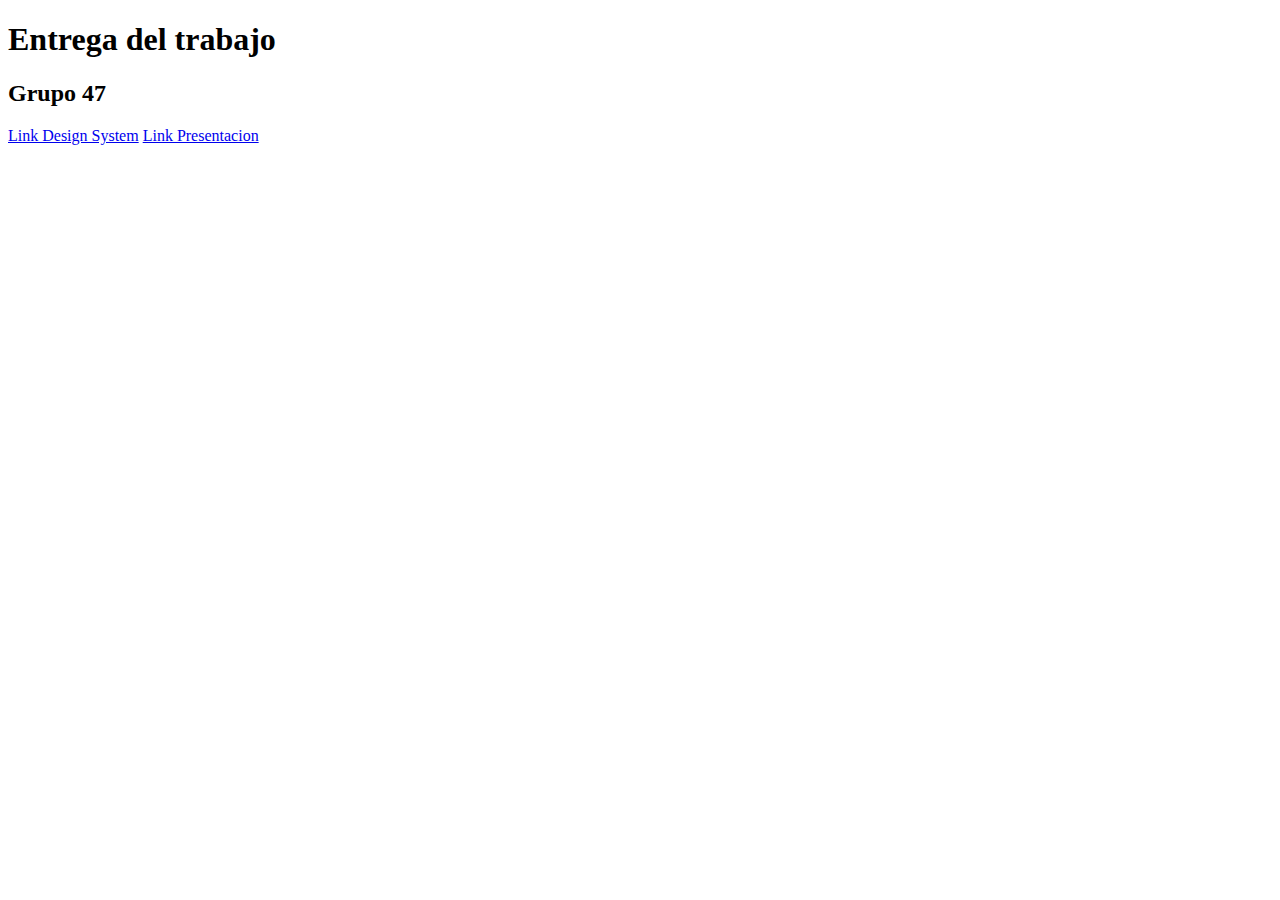
<file: TP1/EntregaFinal/index.html>
<!DOCTYPE html>
<html lang="en">
<head>
    <meta charset="UTF-8">
    <meta name="viewport" content="width=device-width, initial-scale=1.0">
    <meta http-equiv="X-UA-Compatible" content="ie=edge">
    <title>Entrega Visualizacion</title>
</head>
<body>
    <h1>Entrega del trabajo</h1>
    <h2>Grupo 47</h2>
    <a href="https://www.figma.com/design/eMYO5x8mXdGHCuNPpk3hkG/Proyecto-de-interfaces?node-id=0-1&t=ZpJ9VhxVtX9ZIkSo-1">Link Design System</a>
    <a href="https://www.figma.com/proto/eMYO5x8mXdGHCuNPpk3hkG/Proyecto-de-interfaces?node-id=564-2813&node-type=frame&t=pkJIw5oKikqyAaEu-0&scaling=min-zoom&content-scaling=fixed&page-id=9%3A2">Link Presentacion</a>
</body>
</html>
</file>
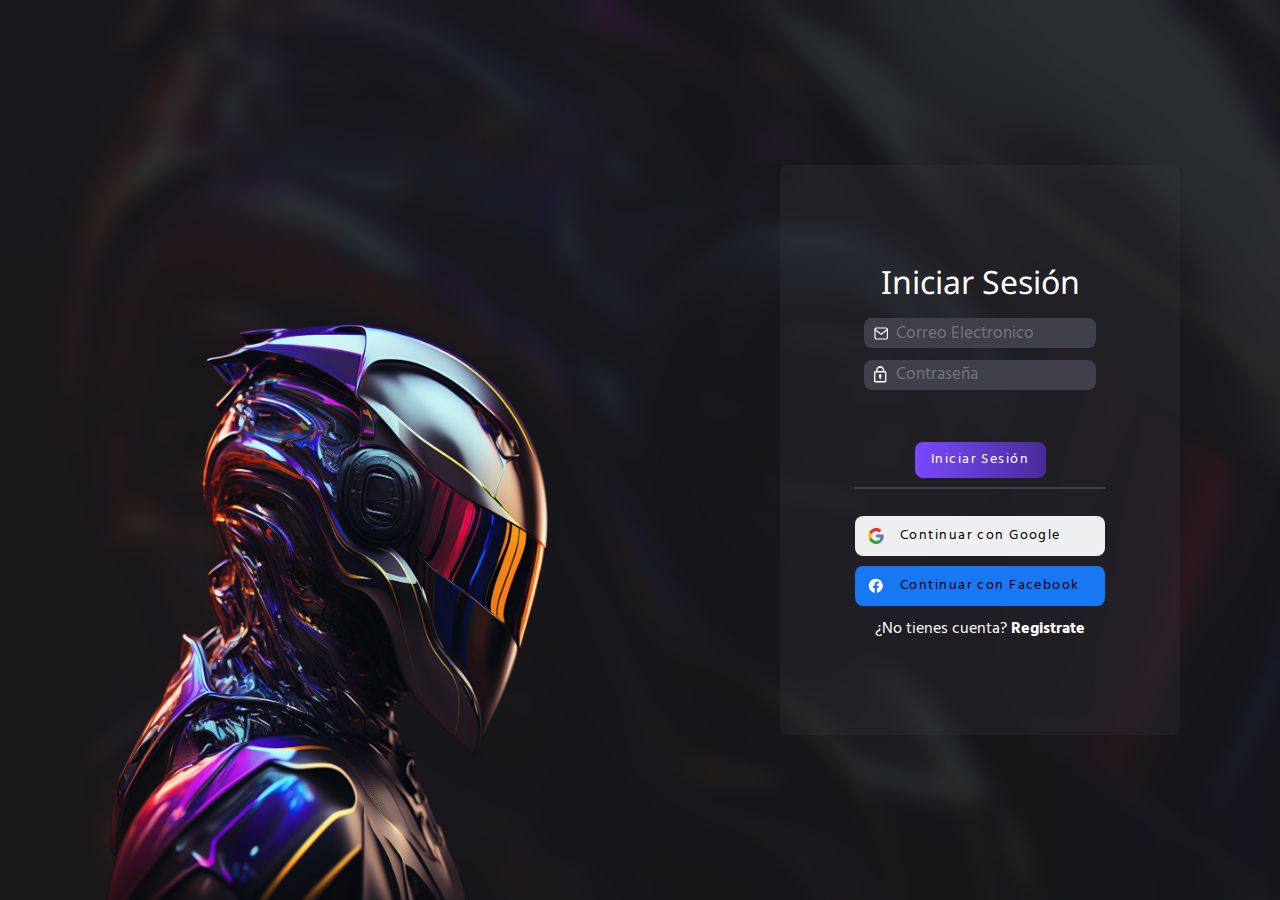
<file: TP2/EntregaFinal/login.html>
<!DOCTYPE html>
<html lang="en">
<head>
    <meta charset="UTF-8">
    <meta name="viewport" content="width=device-width, initial-scale=1.0">
    <title>Log in</title>
    <link rel="stylesheet" href="./css/style.css">

</head>
<body>
    <div class="login-container">
            <div class="img-div">
                <img class="login-img" src="./Images/hightech1080.png" alt="robot futuristico">
            </div>
            
            <div class="form-div">
                <form action="" class="form-login">
                    <h2>Iniciar Sesión</h2>
                    <input class="input-email" type="email" placeholder="Correo Electronico">
                    <input class="input-pass" type="password" placeholder="Contraseña">
                    <div class="container-login-button">
                        <button class="login-button" data-url="index.html">
                            <span>Iniciar Sesión</span>
                        </button>
                    </div>                    
                    <hr>
                    <button class="google-btn external-btn" type="submit" data-url="index.html"><img src="./Iconos/devicon_google.svg" alt="">Continuar con Google</button>
                    <button class="facebook-btn external-btn" type="submit" data-url="index.html"><img src="./Iconos/facebookChiquito.svg" alt="">Continuar con Facebook</button>
                    <p>¿No tienes cuenta? <a href="register.html">Registrate</a></p>
                </form>
            </div>
            <script src="js/login.js"></script>
    </div>
</body>
</html>
</file>
<file: TP2/EntregaFinal/css/style.css>
@import url('https://fonts.googleapis.com/css2?family=Hind:wght@400&display=swap');/*hind font*/
@import url('https://fonts.googleapis.com/css2?family=Noto+Sans:wght@400;700&display=swap');

:root{
    /*Colors*/
    --primary:#7949FF;
    --primary-dark:#591EFF;
    --primary-light:#9670FF;
    --primary-gradient-1:linear-gradient(90deg, rgba(121,73,255,1) 0%, rgba(72,44,153,1) 100%);
    --primary-gradient-2:linear-gradient(90deg,  rgba(72,44,153,1)0%, rgba(121,73,255,1) 100%);

    

    --secondary:#222328;
    --secondary-dark:#15161D;
    --secondary-light:#3F404A;
    --transparent-dark-50:rgba(34,35,40,0.5);
    --transparent-dark-90:rgba(23,23,27,0.9);
    --transparent-dark-20:rgba(63,64,74,0.2);


    --white:#FFFFFF;
    --grey:rgba(217,217,217,1);
    --transparent-white:rgba(217,217,217,0.5);
    --accent:#2ECC71;
    --error:#D01616;
    --text-color: hsla(210, 50%, 85%, 1);

    /*Fonts*/
    --title:'Noto Sans',sans-serif;
    --body:'Hind',sans-serif;
    --button:'Hind',sans-serif;
    --little-letter-spacing:0.09rem;



    --large:2rem;
    --medium:1.5rem;
    --normal:1.0625rem;
    --small:.875rem;
    --very-small:.625rem;

    --font-weight-medium:500;
    --font-weight-semibold:600;
    --font-weight-bold:700;
    --size:0;
    --x:0;
    --y:0;
}
*{
    margin: 0;
    padding: 0;
}
body{
    background-color: var(--secondary);
}
/*Scroll Bar*/
::-webkit-scrollbar{
    width: 8px;
}
::-webkit-scrollbar-thumb{
    background-color: rgba(255, 255, 255, 0.2);
    border-radius: 10px;
    transition: background-color 0.3s ease;
}
::-webkit-scrollbar-thumb:hover{
    background-color: rgba(255, 255, 255, 0.4);
}

::-webkit-scrollbar-track{
    background-color: transparent;
}
/*login and register*/
.login-container{
    display: flex;
    min-height: 100vh;
    max-height: 100vh;
    background-image: url(../Images/backblurredback1080.png);
    justify-content: space-around;
    background-size: cover
}
.login-img{
    width: 40rem;
}
.img-div{
    display: flex;
    align-items: flex-end;
}
.form-div{
    display: flex;
    align-items: center;
}

.form-login{
    width: 25rem;
    background-color: var(--transparent-dark-20);
    display: flex;
    flex-direction: column;
    align-items: center;
    justify-content: center;
    border-radius: .5rem;
    padding: 5rem 0 5rem 0;
    
}
.inputs{
    display: flex;
    flex-direction: column;
    align-items: flex-start;
}
.inputs label{
    margin-left: .3125rem;
    margin-bottom: -0.125rem;
}
.input-email {
    padding-left: 30px;
    background: url(../Iconos/mailChiquito.svg) no-repeat ;
}
.input-pass{
    background: url(../Iconos/candadoChiquito.svg) no-repeat center;
}
.form-login label{
    font-family: var(--body);
    color: var(--transparent-white);
    display: block;
}
.form-login input{
    color: var(--white);
    font-size: var(--normal);
    font-family: var(--body);
    background-position: 10px;
    width: 15.625rem;
    height: 2.5rem;
    background-color: var(--secondary-light);
    border-radius: .5rem;
    padding-left: 2rem;
    border-style: none;
    margin-bottom: 1rem ;
  
}

input[type="date"]::-webkit-calendar-picker-indicator {
    cursor: pointer;
    opacity: 0;
    padding-left: .625rem;
}
.date-container{
    position: relative;
}
.date-container img{
   position: absolute;
   right: .625rem;
   top: .625rem;
   cursor: pointer;
}
.date-container img:hover{
    pointer-events: visible;
    cursor: pointer;
}

.captcha{
    position: relative;
    font-family: var(--body);
    display: flex;
    justify-content: center;
    align-items: center;
    background-color: var(--secondary-dark);
    width: 15.625rem;
    height: 3.75rem;
    color: var(--white);
    border-radius: .5rem; 
    border:solid var(--white) 2px;
    margin-top:.625rem;
    
}   
.captcha label{
    color: var(--white);
}

.captcha input{
    width: 25px;
    margin: 0;
}
.logo-captcha{
    display: flex;
    flex-direction: column;
}
.logo-captcha img{
    width: 38px;
}
.input-captcha{
    align-items: center;
    display: flex;
    margin-right: 22px;
}
.captcha span{
    margin-right: 22px;
    margin-left: 12px;
}

.checkbox-container {
    display: flex;
    align-items: center;
}

.checkbox {
    width: 25px;
    height: 25px;
}
.tick-icon {
    display: none;
    width: 45px;
    height: 45px;
    background-image: url('./Iconos/check.svg');
    background-size: contain;
    background-repeat: no-repeat;
    position: absolute;
    top: 10%;
    right: 78%;
}

.checkbox:checked {
    opacity: 0;
}

.checkbox:checked + .checkbox-label .tick-icon {
    display: block; /* Muestra el icono cuando está seleccionado */
}
.form-register input{
    padding-left: 1rem;
}
.form-register{
    padding: 2rem 0;
}
.form-login h2{
    font-family: var(--title);
    font-weight: var(--normal);
    font-size: var(--large);
    color: var(--white);
    padding: 0 0 1.8125rem 0;
}
.login-button{
    background: var(--primary-gradient-1);
    width: 8.1875rem;
    height: 2.25rem;
    position: absolute;
}

.container-login-button{
    position: relative;
    width: 8.1875rem;
    height: 2.25rem;
    margin: 1.5625rem 0 1.5625rem 0;
}

@keyframes moveAway{
    0%{
        transform: translateY(0);
        opacity: 1;
    }
    100%{
        transform: translateY(100%);
        opacity: 0;
    }
}
@keyframes slideIn{
    0%{
        transform: translateY(-100%);
        opacity: 0;
    }
    100%{
        transform: translateY(0);
        opacity: 1;
    }
}
.success-hidden{
    display:none;
}

#successMessage{
    z-index: 10;
    text-align: center;
    color: var(--white);
    font-size: var(--large);
}
.success-visible{
    font-family: var(--title);
    display: block;
    animation: slideIn 1s ease forwards;
}
.success-visible h2{
    color: var(--accent);
}
.fade-out{
    animation: moveAway 1s ease forwards;
}
/*check animation*/
.success-animation { 
    margin-top: 2rem;
}

.checkmark {
    width: 100px;
    height: 100px;
    border-radius: 50%;
    display: block;
    stroke-width: 2;
    stroke: var(--accent);
    stroke-miterlimit: 10;
    box-shadow: inset 0px 0px 0px var(--accent);
    animation: fill .4s ease-in-out .4s forwards, scale .3s ease-in-out .9s both;
    position:relative;
    top: 5px;
    right: 5px;
   margin: 0 auto;
}
.checkmark__circle {
    stroke-dasharray: 166;
    stroke-dashoffset: 166;
    stroke-width: 2;
    stroke-miterlimit: 10;
    stroke: var(--accent);
    fill: var(--secondary);
    animation: stroke 0.6s cubic-bezier(0.65, 0, 0.45, 1) forwards;
 
}

.checkmark__check {
    transform-origin: 50% 50%;
    stroke-dasharray: 48;
    stroke-dashoffset: 48;
    animation: stroke 0.3s cubic-bezier(0.65, 0, 0.45, 1) 0.8s forwards;
}

@keyframes stroke {
    100% {
        stroke-dashoffset: 0;
    }
}

@keyframes scale {
    0%, 100% {
        transform: none;
    }

    50% {
        transform: scale3d(1.1, 1.1, 1);
    }
}

@keyframes fill {
    100% {
        box-shadow: inset 0px 0px 0px 30px #4bb71b;
    }
}
/*animacion de boton*/

.login-button:hover {
    transform: translateY(-3px);
}

.login-button:active {
    transform: translateY(-1px);
}

.login-button::after {
    content: "";
    display: inline-block;
    height: 100%;
    width: 100%;
    border-radius: 10px;
    position: absolute;
    top: 0;
    left: 0;
    z-index: -1;
    transition: all 1s;
    background-color: var(--primary);
}

.login-button:hover::after {
    transform: scaleX(1.4) scaleY(1.6);
    opacity: 0;
}

.login-button-animated {
    -webkit-animation: moveInBottom ease-out;
    animation: moveInBottom ease-out;
}

@keyframes moveInBottom {
    0% {
    opacity: 0;
    transform: translateY(30px);
    }
    100% {
    opacity: 1;
    transform: translateY(0px);
    }
}


.form-login hr{
    border: 1px solid var(--secondary-light);
    width: 15.625rem;
    margin-bottom: 1.6875rem;
}
.form-login p{
    font-family: var(--body);
    margin-bottom: 1.5rem;
    color: var(--white);
}
.login-button,.slider-button,.external-btn,.button-gradient-tracking,.button-cart{
    font-family: var(--button);
    font-size: var(--small);
    border-radius: 8px;
    border-style: none;
    color: var(--white);
    letter-spacing: 0.09rem;
    cursor: pointer;
}

.external-btn img {
    padding: 0 1rem  0 .8125rem;
    height:1rem ;
    width: 1rem;
}
.external-btn{
    margin-bottom: .625rem;
    display: flex;
    align-items: center;
    color: black;
    width: 15.625rem;
    height: 2.5rem;
}
.google-btn:hover{
    background-color: #C8BFBF;
}

.facebook-btn{
    background-color: #1877F2;
}
.facebook-btn:hover{
    background-color: #166AD8;
}
a{
    font-family: var(--body);
    font-style: none;
    text-decoration: none;
    color: var(--white);
    font-weight: var(--font-weight-bold);
}



/*slider*/
.slider-container{
    width: 100%;
    position: relative;
  overflow: hidden;
  padding-top: 4.375rem;

}
.slides{
    display: flex;
    transition: transform 1200ms ease;
    width: 100%;
}

.slide img{
    /*min-width: 99.59vw;
    max-width: 99.59vw;*/
    min-width: calc(100vw - 7.9px);
    max-width: calc(100vw - 7.9px);
    height: auto;
}
.slide{
    position: relative;
    opacity: 1;
   
}

.active{
    opacity: 1;
}

.prev,.next{
    cursor: pointer;
    position: absolute;
    top: 45%;
    width: auto;
    padding:0 16px;
    color: white;
}
.dots{
    position: absolute;
    left: 50%; /* Posiciona el contenedor de los puntos al 50% del ancho del contenedor padre */
    transform: translateX(-50%); /* Ajusta el punto de referencia para centrarlo */
    top:94%
}
.dot{
    display: inline-block;
    height: 10px;
    width: 10px;
    margin: 0 5px;
    border: solid var(--white) 2px;
  
    border-radius: 50%;
    cursor: pointer;
    transition: background-color 0.3s ease;
}
.dot.active{
    background-color: var(--white);
}
#next{
    right: 0;
}
.container-button{
    position: absolute;
    left: 3%;
    top: 84%;
}

/* Boton slider */
.slider-button{
    font-size: 20px;
    color: var(--white);
    font-weight: var(--font-weight-semibold);
    font-family: var(--button);
    width: 250px;
    height: 50px;
    position: relative;
    border: none;
    background: none;
    cursor: pointer;
    background-color: var(--accent);
    box-shadow: 5px 5px 6px 8px rgba(0, 0, 0,0.81);
    z-index: 0;  
    overflow: hidden;   
}
.slider-button:focus {
    outline-color: transparent;
    box-shadow: 5px 5px 6px 8px rgba(0, 0, 0,0.81);
  }
 
  .button-slider-right::after, .slider-button::after {
    content: var(--content);
    display: block;
    position: absolute;
    white-space: nowrap;
    padding: 40px 40px;
    pointer-events:none;
    
  }
  
  .slider-button::after{
    font-weight: 100;
    color: white;
    top: -60%;
    left: 18%;
  } 

  .button-slider-right, .button-slider-left {
    position: absolute;
    width: 100%;
    height: 100%;
    top: 0;
  }
  .button-slider-right {
    left: 66%;
  }
  .button-slider-left {
    right: 66%;
  }
  .button-slider-right::after {
    
    top: -30px;
    left: calc(-66% - 20px);
    width: 15.625rem;
    background-color: #263b2f;
    color:transparent;
    transition: transform .4s ease-out;
    transform: translate(0, -90%)   rotate(0deg)
  }
  
  .slider-button:hover .button-slider-right::after {
    transform: translate(0, -47%) rotate(0deg);
    
  }
  
  .slider-button .button-slider-right:hover::after {
    transform: translate(0, -50%) rotate(-7deg);
    
  }
  
  .slider-button .button-slider-left:hover ~ .button-slider-right::after {
    transform: translate(0, -50%) rotate(7deg);
  }
  
  /* bubbles */
  .slider-button::before {
    content: '';
    pointer-events: none;
    opacity: .6;
    background:
        radial-gradient(circle at 5% 20%,  transparent 0,  transparent 2px, var(--text-color) 9px, var(--text-color) 4px, transparent 4px),
        radial-gradient(circle at 20% 35%,  transparent 0,  transparent 2px, var(--text-color) 12px, var(--text-color) 4px, transparent 4px),
        radial-gradient(circle at 75% 44%, transparent 0,  transparent 2px, var(--text-color) 10px, var(--text-color) 4px, transparent 4px),
        radial-gradient(circle at 46% 52%, transparent 0, transparent 4px, var(--text-color) 5px, var(--text-color) 6px, transparent 6px),
        radial-gradient(circle at 90% 55%, transparent 0, transparent 4px, var(--text-color) 7px, var(--text-color) 6px, transparent 6px);
    width: 100%;
    height: 300%;
    top: 0;
    left: 0;
    position: absolute;
    animation: bubbles 5s linear infinite both;
  }
  
  @keyframes bubbles {
    from {
      transform: translate();
    }
    to {
      transform: translate(0, -66.666%);
    }
  }




/* Botón gradiente tracker */
.button-gradient-tracking {
    width: 8.1875rem;
    height: 2.25rem;
    position: relative;
    overflow: hidden;
    font-size: 1rem;
}
.button-free{
    background: var(--primary);
}
.button-cart{
    background: var(--accent);
}
.button-gradient-tracking.button-cart::before{
    background: radial-gradient(circle closest-side,rgba(255,255,255,0.5), transparent);
}
.button-gradient-tracking.btn-card-interests-add::before{
    background: radial-gradient(circle closest-side,rgba(255,255,255,0.5), transparent);
}

.card-button .button-cart span img{
    width: 25px;
}
.card-button .button-cart span{
    display: flex;
    justify-content: center;
    align-items: center;
}
.button-gradient-tracking span {
    position: relative;
    pointer-events: none;
    font-family: var(--button);
}
.button-text-game{
    display: flex;
    align-items: center;
    gap: .1875rem;
}
.button-gradient-tracking::before {
    content: '';
    position: absolute;
    left: var(--x);
    top: var(--y);
    width: var(--size);
    height: var(--size);
    background: radial-gradient(circle closest-side, var(--primary-dark), transparent);
    transform: translate(-50%, -50%);
    transition: width 0.2s ease, height 0.2s ease;
    pointer-events: none;
}

.button-gradient-tracking:hover::before {
    --size: 120px;
}

/*Cards*/
.relleno{
    height: 200px;
}
.carousel-container{
    padding-left: 7.5%;
    width: 85%;
    display: flex;
    position: relative;
    overflow: hidden;
    padding-top: 6.25rem;
}


.carousel{
    display: flex;
    overflow: hidden;
    overflow-x: scroll;
    margin-right: 15px;
    margin-left: 15px;
    scroll-behavior:smooth;
}
.card{
    min-width: 22%;
    width: 330px;   
    font-family: Arial, sans-serif;
    color: white; 
    margin-right: 15px;
    transition: transform 0.5s ease;
}
.card.addSkew{
    transform: skew(15deg) scale(0.95);
}
.card.addSkewEnd{
    transform: skew(-15deg);
}
.card-content{
    background-color: var(--secondary-dark);
    border-radius:8px;
}

.card-info {
    display: flex;
    justify-content: space-between;
    align-items: center;
    padding: 0 10px;
}
.card-info p{
    padding-top: 6px;
    letter-spacing: 0.5px;
    padding-bottom: 3px;
}
.card-button{
    margin-bottom: 9px;
}
.card img{
    object-fit: cover;
    width: 100%;
    border-radius:8px 8px 0 0;
}

.card-title {
    font-size: 12px;
    color: #c4c4c4;
    font-family: var(--title);
    font-weight: var(--font-weight-semibold);
    margin: 0 0 0 10px;
}


.card-price {
    font-size: var(--large);
    font-family: var(--title);
    font-weight: var(--font-weight-bold);
}

.carousel-container h2{
    position: absolute;
    top: 4rem;
    left: 12.5%;
    color: var(--white);
    font-family: var(--title);
    font-weight: 200;
}
.right-arrow,.left-arrow{
    width: 6.25rem;
    background-color: var(--secondary-dark);
    border-radius: .5rem;
    display: flex;
    align-items: center;
    justify-content: center;
    cursor: pointer;
}
.right-arrow img,.left-arrow img{
    height: 4.375rem;
    
}
.carousel::-webkit-scrollbar {
    display: none;
}
.ver-mas{
    background-color: var(--secondary-dark);
    border-radius: 8px;
    color: white;
}


.container-input-comment{
    width: 60.3125rem;
    display: flex;
    margin-bottom:2.5rem;
}
.container-input{
    width: 55.625rem;
    height: 13.125rem;
    background-color: var(--secondary-light);
    border-radius: .5rem;
    border: .0625rem solid rgba(255, 255, 255, 0.9) ;
    position: relative;
}

.input-comment-box input::placeholder{
    color: var(--transparent-white);
    font-size: 1.0625rem;
    font-family: var(--body) ;
    padding-left: 1%;
}

.input-comment{
    background: none;
    border: none;
    width: 860px;
    height: 3.75rem;
    color: white;
    border-radius: .5rem;
    font-family: var(--body);
    margin-left: 1%;
    
}
.input-comment:focus{
    outline: none;
    font-family: var(--body);
    font-size: 1.0625rem;

}

.container-iconos-button-comment{
    display: flex;
    justify-content: space-between;
    align-items: center;
    position: absolute;
    top:160px;
    width: 100%;
    padding-top: .4375rem;
    border-top: 1px solid rgba(255, 255, 255, 0.9) ;
    
}
.container-iconos-comment{
    display: flex;
    justify-content: space-around;
    width: 24%;
}

.btn-input-comment{
    width: 8.1875rem;
    height: 2.25rem;
    background: none;
    border-radius: .5rem;
    border: .125rem solid rgba(255, 255, 255, 0.9);
    color:rgba(255, 255, 255, 0.9);
    font-size: .875rem;
    font-weight: var(--font-weight-semibold);
    font-family: var(--button);
    cursor: pointer;
    margin-right: 1.25rem;
}


@media (max-width:1280px){
    .card-button {
        width: 90px;
        height: 28px;
        font-size: 12px;
    }
    .card-info p{
        font-size: 24px;
        padding-top: 6px;
        letter-spacing: 0.5px;
        padding-bottom: 3px;
    }
    .card-title{
        font-size: 9px;
    }
    
}

/*Game Page*/
.breadcrumbs{
    padding: .625rem;
    font-family: var(--body);
}
.breadcrumbs-item{
    display:inline-block;
}
.breadcrumbs-item:not(:last-of-type)::after{
    content: '/';
    margin: 0 .3125rem;
    color: var( --transparent-white);
}
.breadcrumbs-link{
    text-decoration: none;
    color: var( --transparent-white);
    font-size: var(--normal);
}
.breadcrumbs-link:hover{
    text-decoration: underline;
}
.breadcrumbs-link-active{
    color: var(--white);
    font-weight: bold;
}
.container-game{
    padding-top: 4.375rem;
    background-color: var(--secondary) ;
    display: flex;
    align-items: center;
    flex-direction: column;

}
.container-game-screen{
    display: flex;
    flex-direction: column;
}

.container-img-game{
    position: relative;
    display: inline-block;
}
.img-game-screen{
    display: block;
}
.overlay{
    position: absolute;
    top: 50%;
    left: 50%;
    transform: translate(-50%, -50%);
    text-align: center;
}
.btn-game{
    cursor: pointer;
    border-radius: 8px;
    width: 12.5625rem;
    height: 3.4375rem;
    border-style: none;
    color: var(--white);
    background: var(--primary-gradient-1);
    font-size: var(--large);
    font-family: var(--button);
}
.title-game{
    color: var(--white);
    font-family: var(--title);
    font-weight: 400;
    font-size: 1.5rem;
    margin-bottom: .3125rem;
}
.game-info{
    background-color: var(--secondary-dark);
    width: 70.5625rem;
    height: 2.8125rem;
    display: flex;
    align-items: center;
    justify-content:space-between;
}
.title-game-info{
    margin: 0;
    text-align: right;
    color: var(--white);
    font-family: var(--title);
    font-size: 1.25rem;
    font-weight: 400;
    margin-left: 1.25rem;
}
.list-game-info{
    list-style-type: none;
    padding: 0;
    margin: 0;
    display: flex; 
    align-items: center;
}
.item-game-info {
    margin-top: .3125rem;
    margin-right: 1.25rem;
    cursor: pointer;
}
.container-description-game{
    background-color: var(--secondary-light);
    width: 70.5rem;
    height: 41.0625rem;
    border-radius: .5rem;
    margin-top: 1.875rem;
    margin-bottom: 1.875rem;
 
}
.title-description-game,.description-game{
    color: var(--white);
}
.title-description-game{
    font-family: var(--title);
    font-size: 1.5rem;
    font-weight: 400;
}
.description-game a {
    text-decoration: none;
    color: var(--white);
}
.description-game a:hover{
    text-decoration: underline;
}
.description-game{
    font-family: var(--body);
    font-size: var(--normal);
    display: flex;
    flex-direction: row;
    justify-content: space-around;
    margin-top: 1.875rem; 
    margin-bottom: 1.875rem;
   
}
.text-description-game{
    display: flex;
    flex-direction: column;
    width:24.875rem;
    height: 22.3125rem;
   
}
.video-simulation-game{
    padding-top:1.875rem;
    display: flex;
    justify-content:center;
    gap:1.375rem;
}


.title-interests h2{
    font-family: var(--title);
    font-size: 1.25rem;
    color: var(--white);
    font-weight: 400;
    margin-bottom: .5rem;
}

.card-interests{
    width: 17.125rem;
    height:10.875rem;
    background-color: var(--secondary-dark);
    border-radius:.5rem;
}
.card-interests-info{
    background-color: var(--secondary-dark);
    width: 17.125rem;
    height: 2.9375rem;
    border-radius: 0 0 .5rem .5rem;
    display: flex;
    justify-content: space-between;
    align-items: center;
    
}
.title-card-interests{
    font-size: .625rem;
    margin-left: .375rem;
    margin-top: .0281rem;
    font-weight: var(--font-weight-semibold);
  
}
.price-card-interests{
    font-size: 1.5rem;
    margin-left: .375rem;
    font-weight: var( --font-weight-bold);
   
    
}
.title-price-container {
    display: flex;
    flex-direction: column; 
    align-items: flex-start; 
}
.title-card-interests, .price-card-interests{
    color: var(--white);
    font-family: var(--title);
}

.img-card-interests{
    width: 17.125rem;
    height: 7.9375rem;
    border-radius:.5rem .5rem 0 0;
    object-fit: cover;
}

.btn-card-interests-play,.btn-card-interests-add{
    color:var(--white);
    border-radius: .5rem;
    width: 8.125rem;
    height: 2.1875rem;
    font-size: var(--button);
    border: none;
    cursor: pointer;
    margin-right: .375rem;
    margin-bottom: .375rem;
    margin-left: auto;
}
.btn-card-interests-play{
    background: var(--primary-gradient-1);
}
.btn-card-interests-add{
    background-color: var(--accent);
    font-size: var(--button);
    display: flex;
    align-items: center;
    justify-content: center;
    gap: .1875rem;
   
}
.container-interests{
    background-color:var(--secondary);
    display: flex;
    flex-direction: column;
    align-items: center;
    padding-bottom: 6.25rem;
}

.container-interests-card{
    display: grid;
    grid-template-columns: repeat(4, 1fr); 
    grid-template-rows: repeat(2, auto);  
    gap: .625rem;
    grid-template-areas:
    "card1 card2 card3 card4"
    "card5 card6 card7 card8"; 

}
.cardInterest-one { grid-area: card1;}
.cardInterest-two { grid-area: card2; }
.cardInterest-three { grid-area: card3; }
.cardInterest-four { grid-area: card4; }
.cardInterest-five { grid-area: card5; }
.cardInterest-six { grid-area: card6; }
.cardInterest-seven { grid-area: card7; }
.cardInterest-eight { grid-area: card8; }

.container-comments{
    display: flex;
    justify-content: center; 
    align-items: center; 
    background-color: var(--secondary);
    padding-bottom: 4.9375rem;
}
.container-splitter-comment{
    display: flex;
    justify-content: space-between; 
    align-items: center; 
    width: 100%; 
    max-width: 67.75rem;
    border-bottom: .0625rem solid var(--white);
    padding-bottom: .1875rem;
    padding-left:1.5625rem;
    padding-right:1.5625rem;
}
.title-splitter-comment{
    color:var(--white);
    font-family: var(--body);
    font-weight: var(--font-weight-semibold);
    font-size: .9375rem;
}
.btn-splitter-comment{
    color: var(--white);
    font-family: var(--button);
    font-size: .9375rem;
    gap: .125rem;
    background: none;
    border-radius: .5rem;
    border: none;
    display: flex;
    justify-content: center;
    align-items: center;
    cursor: pointer;
    width: 8.375rem;
    height: 1.375rem;
}
.btn-splitter-comment:hover{
    background-color:rgba(255, 255, 255, 0.1);
}
/*Comentarios de game*/
.comment-box {
    background-color: var(--secondary);
    display: flex;
    align-items: center;
    justify-content: center;
    flex-direction: column;
}
.container-comment{
    width: 60.0625rem;
    display: flex;
    flex-direction: column;
}
.container-comment:not(:first-child) {
    margin-top: 25px;
}
  
.comment-header {
    display: flex;
    justify-content: space-between;
    align-items: center;
}
  
.user-info {
    display: flex;
    align-items: center;
}

.avatar {
    width: 3.125rem;
    height: 3.125rem;
    border-radius: 50%;
    margin-right: .625rem;
    position: relative;
    top: .3125rem;
}
  
.username {
    color: var(--white);
    font-weight: var(--font-weight-semibold);
    font-family: var(--body);
    font-size: var(--normal);
    margin-left: .5625rem;
}

.comment-date {
    display: flex;
    flex-direction: column;
    align-items: end;
    font-size: .75rem;
    color: rgba(255, 255, 255, 0.9);
    font-family: var(--body);
    font-size: var(--small);
}

.comment-body {
    font-family: var(--body);
    color: var(--white);
    font-size: var(--normal);
    padding-left: 4.1875rem;
  
}

.comment-footer {
    display: flex;
    flex-direction: row;
    margin-top: .4375rem;
    padding-left: 4rem;
}

.like-dislike {
    display: flex;
    align-items: center;
}

.like-btn, .dislike-btn {
    background: none;
    border: none;
    cursor: pointer;
    margin: 0 .3125rem;
    color: var(--transparent-white);
    font-family: var(--title);
    display: flex;
    align-items: center;
    gap: .375rem;
}
.reply{
    margin-left: 2.9375rem;
    display: flex;
    justify-content: space-between;
    align-items: center;
    width: 100%;
}

.date-comment {
    color: rgba(255, 255, 255, 0.9);
    font-size: var(--small);
    margin-right: .5625rem; 
    font-family: var(--body);

}
.reply-btn {
    background: none;
    border: none;
    color: white;
    cursor: pointer;
    font-family: var(--button);
    font-weight: var(--font-weight-semibold);
    font-size: 1.0625rem;
}

.comment-responses {
    margin-top: .7188rem;
    padding-left: 4.1875rem;
}

.responses-btn {
    display: flex;
    align-items: center;
    gap: .375rem;
    background: none;
    border: none;
    color: var(--accent);
    cursor: pointer;
    font-family: var(--button);
    font-weight: var(--font-weight-semibold);
    font-size: 1rem;
    border-radius: .5rem;
    display: flex;
    align-items: center;
    justify-content: center;
    width: 9rem;
    height: 1.8125rem;
}
.responses-btn:hover{
    background-color: rgba(46, 204, 113, 0.09);

}
.disable{
    visibility: hidden;
}

/*Popups*/

.controls-menu{
    display: none;
    position: absolute;
    height: 350px;
    width: 500px;
    background-color: var(--secondary-dark);
    border-radius: 20px;
    top: 255px;
    right: 10px;
    color: var(--white);
}

.controls-menu.show{
    display: block;
}

.controls-menu h1 {
    text-align: center;
    margin-top: 40px;
}

.controls-menu h2 {
    margin-bottom: 10px;
    font-size: 20px;
}
.controls-menu p {
    margin-top: 12px;
    font-family: var(--body);
    font-size:var(--medium) ;
}

.controls-menu h1,.controls-menu h2,.share-menu h1{
    font-family: var(--title);
    font-weight: var(--font-weight-medium);
    font-size: var(--medium);
}

.game-controls{
    display: flex;
    justify-content: space-evenly;
}

.control-item {
    display: flex;
    flex-direction: column;
    align-items: center;
    margin-top: 40px;
}
.move-control{
    margin-left: 25px;
}

.control-item img {
    margin-top: 10px; 
}


.share-menu{
    display: none;
    position: absolute;
    height: 155px;
    width: 500px;
    background-color: var(--secondary-dark);
    border-radius: 20px;
    top: 450px;
    right: 10px;
    color: var(--white);
}

.share-menu h1{   
    text-align: center;
    margin-top: 20px;
}


.share-menu.show{    
    display: block;
}

.share-socials{
    display: flex;
    align-items: center;
    justify-content: space-between;
    padding: 0 50px; 
    margin-top: 15px;
}

.share-socials div {
    display: flex;
    flex-direction: column; 
    align-items: center; 
    text-align: center;
    cursor: pointer; 
}

.share-socials p {
    margin: 0;
    margin: 0;
    font-family: var(--body);
    font-size: var(--normal);
}

.share-socials .icon-mail{
    margin-bottom: 5px;
}

.share-socials .icon-x{
    margin-bottom: 3px;
}

.icon-cruz-game {
    width: 1.875rem;
    height: 1.875rem; 
    position: absolute; 
    top: 1.25rem; 
    right: .625rem;
    cursor: pointer;  
}

/*corazon favoritos*/
.icon-heart-full{
    display: none;
}
.icon-heart-full.show{
    display: block;
}

.icon-heart-empty{
    display: block;
}
.icon-heart-empty.show{
    display: none;
}

/*header*/
header {
    box-sizing: border-box;
    height: 4.375rem;
    padding: .625rem 1.25rem;
    width: 100%;   
    background-color:rgba(21, 22, 29, 0.95);
    display: flex;
    justify-content: space-between;
    align-items: center;    
    position:fixed;
    z-index: 1;
    appearance: 95;    
}

.navbar {
    width: 100%;
    display: flex;
    justify-content: space-between;
    align-items: center;
}

.search-bar-nav {    
    display:flex;
    position: relative;
    justify-content: end;
    align-items: center;
    width: 30rem;
    height: 2.5rem;
    padding: 0 .9375rem;
    
}

.search-input {
    width: 100%;
    height: 1.875rem;    
    padding: .3125rem 2.5rem .3125rem 1.25rem;
    border-radius:.5rem;
    border: none;
    outline: none;
    background-color:var(--secondary-light);
    color: var(--white); 
    font-size: 1rem;    
}
.search-lupa{
    position: absolute;
    right: 1.875rem;
}

.logo-img{
    height:auto ;
    width: 9rem;
}

.icon {
    height: 1.5rem;
    width: 1.5rem;
    display: flex;
    cursor: pointer;        
    margin: 0 .3125rem;
    padding: 2px;
    background-size: cover;
    transition: background-image 0.1s ease;    
}

.corazon {    
    background-image: url('../Iconos/Corazon.svg');
}

.corazon:hover {
    background-image: url('../Iconos/CorazonRellenado.svg');
}

.campana{
    background-image: url('../Iconos/Campana.svg')
}

.campana:hover{
    background-image: url('../Iconos/camapanaRellenado.svg')
}

.carrito{
    background-image: url('../Iconos/carrito.svg');
}

.carrito:hover{
    background-image: url('../Iconos/carritoRellenado.svg')
}

.user-icon{
    width: 3.125rem;
    height: 3.125rem;
    margin-left: 2.5rem;
    cursor: pointer;
}

.menu-button{
    margin: .3125rem .4375rem 0 0;  
    width: 1.75rem;
    height: 1.75rem;
    cursor: pointer;
}

.navbar-left {
    display: flex;
    align-items: center;
}

.navbar-right {
    display: flex;
    align-items: center;
}

/*Menu hamburgesa*/

.sidebar{
    display: none;
    flex-direction: column; 
    position: fixed;
    background-color:var(--secondary-dark);
    width: 12.5rem;
    max-height: 95vh;
    margin-top: 4.375rem;
    overflow-y: auto;
    color: white;
    scrollbar-width: thin;
    font-family: var(--body);
    font-size: var(--normal);
    z-index: 3;
    
    /*ancho del scrollbar*/
    scrollbar-width: thin; 
    scrollbar-color: rgba(255, 255, 255, 0.2) #222328; 
}

.sidebar.show{
    display:flex;
}

.sidebar .icon-cruz-menu{
    display: none;
}
.sidebar ul{    
    list-style: none;
    padding: 1.25rem 1.625rem ;
}
.search-sidebar{
    display: none;
}


.sidebar a{
    text-decoration: none;
    color: var(--white);
}
.sidebar a:hover{
    color: #bbb;
}

.sidebar li{
    display: flex;
    align-items: center;
    height: 2.125rem;        
}

.sidebar li img{    
    margin-right: .9375rem;       
}

.sidebar hr{     
    border-width: 0;
    border-style: solid;
    border-color: rgba(255, 255, 255, 0.12);
    border-bottom-width: thin;
    margin-top: .5rem;
    margin-bottom: .5rem;
    margin-left: 1rem;
    margin-right: 1rem;
}


/*menu de usuario*/
.user-menu{     
    display: none;          
    position: fixed;
    right: 0;
    top: 4.375rem; 
    width: 15.625rem;
    height: 20.625rem;        
    padding-top: 3.625rem;
    padding-bottom: 1.25rem;
    background-color: var(--secondary-dark);    
    border-radius: 0 0 0 .5rem;
    box-shadow: 0 0 .3125rem var(--secondary);
    z-index: 2;
    color: var(--white);
}  

.user-menu.show{               
    display: block;
}

.user-menu p {
    margin: .625rem 0 2.1875rem 0;
    font-family: var(--title);
    font-size: var(--medium);
    font-weight: var(--font-weight-bold);
    text-align: center;
}

.user-menu ul {
    list-style-type: none;
    padding: 0;
    margin: 0;
}

.user-menu li {
    padding: .3125rem 2.5rem;    
    font-family: var(--body);
}

.user-menu li a {
    color: #fff;
    text-decoration: none;
}

.user-menu li a:hover {
    color: #bbb;
}

.user-menu .user-avatar {
    width: 3.75rem;
    height: 3.75rem;
    display: block;
    margin: 0 auto;
}

.user-menu .icon-cruz-profile {
    width: 2.375rem;
    height: 2.375rem;  
    position: absolute; 
    top: 1.25rem; 
    right: .625rem;
    cursor: pointer;  
}
footer{
    background-color: var( --secondary-dark);
    height: 31.25rem; /*500px*/ 
    display: flex;
    align-items: center;
    justify-content: center;
    flex-direction: column;
    position: relative;
    margin-top: 9.375rem;              

}
.footer-title, .footer-section  li{
    color: var(--white);
}
.footer-title{
    font-weight: bold;
    font-family: "Noto Sans", sans-serif;
    font-size: 1.25rem;
    margin-bottom: .625rem;
}
.footer-section  li{
    list-style-type: none;
    font-family: 'Hind',sans-serif;
    font-size: var(--font-size-normal);
    list-style-type: none;
}
.container-footer{
    display: grid;
    grid-template-columns: auto;
    grid-template-areas: 
    "about help contact account category socialNetworks";
    gap:5rem;
    padding-bottom: 16px;

}

.copyright-rights {
    font-size: var(--font-size-small);
    font-family: var(--title);
    color: var(--transparent-white);
    font-family: var(--title);
}
.container-copyright{
    display: grid;
    grid-template-columns: auto;
    grid-template-areas: 
    ". . . copyright . .";
    position: absolute; /* se posiciona en relación al elemento contenedor más cercano que tenga una posición distinta de static (que es el valor predeterminado).*/
    bottom: .5rem; /* Mueve el elemento 10px del borde inferior del contenedor */
    margin-bottom: 1.25rem;
    gap: .625rem;
}
.copyright{
    display: flex;
    align-items: center;
    grid-area: copyright;
    gap: 0.125rem;
}
.logo-footer{
    width: 9rem;
    height: auto;
}
.logo-copyright{
    width: 1.5rem;
    height: 1.5rem;
}
.imgRedes{
    width: 1.25rem;
    height: 1.25rem;
}
.hide-mobile, .account, .category{
    display:inline;
}

/*Queries*/
@media (max-width:768px) {    
    .container-button{
        top: 88%;
    }
    .slider-button{
        width: 90px;
        height: 25px;
        font-size: small;
        box-shadow: 2px 2px 3px 4px rgba(0, 0, 0,0.81);
    }
    .slider-button::before {
        content: '';
        pointer-events: none;
        opacity: .6;
        background:
            radial-gradient(circle at 5% 20%,  transparent 0,  transparent 2px, var(--text-color) 2px, var(--text-color) 4px, transparent 4px),
            radial-gradient(circle at 20% 35%,  transparent 0,  transparent 2px, var(--text-color) 5px, var(--text-color) 4px, transparent 4px),
            radial-gradient(circle at 75% 44%, transparent 0,  transparent 2px, var(--text-color) 7px, var(--text-color) 4px, transparent 4px),
            radial-gradient(circle at 46% 52%, transparent 0, transparent 4px, var(--text-color) 6px, var(--text-color) 6px, transparent 6px); 
        width: 100%;
        height: 300%;
        top: 0;
        left: 0;
        position: absolute;
        animation: bubbles 5s linear infinite both;
    }
    .slider-button::after{
        font-weight: 100;
        color: white;
        top: -150%;
        left: -25%;
    } 
    .button-slider-right::after, .slider-button::after {
        content: var(--content);
        display: block;
        position: absolute;
        white-space: nowrap;
        padding: 40px 40px;
        pointer-events:none; 
    }
    .button-slider-right::after {
    
        transform: translate(0, -90%)   rotate(0deg)
      }
      
      .slider-button:hover .button-slider-right::after {
        transform: translate(0, -60%) rotate(0deg);
        
      }
      
      .slider-button .button-slider-right:hover::after {
        transform: translate(0, -69%) rotate(-7deg);
        
      }
      
      .slider-button .button-slider-left:hover ~ .button-slider-right::after {
        transform: translate(0, -69%) rotate(7deg);
      }
    .slide img{
        min-width: 100vw;
        max-width: 100vw;
    }
    .prev,.next{
       display: none;
    }

    .dots{
        top:91.8%
    }
    .dot{
        margin: 0 2px;
    }
    html{
        scrollbar-width: 0;

    }
    ::-webkit-scrollbar {
        width: 0px;
    }
    
    ::-webkit-scrollbar-thumb {
        border-radius: 0px;
    }

    /*Carousel*/
    .carousel-container{
        width: 100%;
        padding-top: 3.5rem;
    }
    .carousel-container h2{
        top:1.3rem;
        left: 5%;

    }
    .card{
        min-width: 90%;
    }
    .right-arrow,.left-arrow{
        display: none;
    }
    .carousel-container{
        padding-left: 0;
        padding-right: 0;
    }
   .card-info .button-cart,.card-info .button-free{
    width: 7rem;
   }
   .card-button{
    margin-right: 1.5rem;
    margin-bottom: 1.2rem;
   }
   .card-button .button-cart span img{
    width: 20px;
    }
   .card-info p{
    margin-right: 3rem;
   }


   /*header*/
   .search-bar-nav{
    display: none;
    }

    .search-sidebar {    
        display:flex;
        position: relative;
        align-items: center;
        width: 70%;
        margin: 1.25rem 1.875rem .625rem 1.875rem;
    }

    .search-input {
        width: 100%;
        height: 1.5625rem;    
        padding: .3125rem 1.25rem .3125rem 1.25rem;
        border-radius:.5rem;
        border: none;
        outline: none;
        background-color:var(--secondary-light);
        color: var(--white); 
        font-size: 1rem;    
    }

    .logo-img{
        width: 7.5rem;
        height: auto;
    }

    .search-lupa{
        right: .9375rem;
    }  

    .icon {
        display: none;       
    }  

    /*Menu hamburgesa*/
    .sidebar{
        width:100%;
        max-height: 100vh;
        height: 100vh;
        overflow:scroll;
        margin-top: 0;
    }

    .sidebar .icon-cruz-menu{
        display: block;
        width: 2.375rem;
        height: 2.375rem;  
        position: absolute; 
        top: 1.25rem; 
        right: .625rem;
        cursor: pointer;  
    }

    .sidebar ul{    
        padding: 0 1.875rem ;
        
    }

    /*menu de usuario*/
    .user-menu{
        top: 0;     
        width: 100%;
        height: 100%; 
        padding-top: 6.25rem;        
    }

    .user-menu p{
        margin: .625rem 0 3.75rem 0;
    }

    .user-menu li {
        padding: .625rem 2.5rem;
        font-size: large;  
    }

    .user-menu .user-avatar {
        width: 5rem;
        height: 5rem;
    }
    /*footer*/
    footer{
        height: 35rem;
        display: flex;
        align-items: center;
        justify-content: center;
        flex-direction: column;
        position: relative;
        margin-top: 4rem;
        text-align: center;
    }

    .footer-title{
        font-size: 1.25rem;
    }
    .footer-section  li{
        font-size: 1rem;
    
    }
    .copyright-rights{
        font-size: .75rem;
    
    }
    .imgRedes{
        width: .75rem;
        height: .75rem;
    }
    .logo-footer{
        width: 4rem;
        height: auto;
    }
    .logo-copyright{
        width: .5625rem;
        height: .5625rem;
    }
    .container-footer{
        display: grid;
        grid-template-columns: auto;
        grid-template-rows: auto;
        grid-template-areas: 
        "about"
        "help"
        "socialNetworks"
        "contact";
        gap: 2rem;
        
    }
    .container-copyright{
        display: grid;
        grid-template-columns: auto;
        grid-template-areas: 
        ". copyright . ";
        gap: .25rem;
        position: absolute; /* se posiciona en relación al elemento contenedor más cercano que tenga una posición distinta de static (que es el valor predeterminado).*/
        bottom: -.3rem; 
    }
    .copyright{
        display: flex;
        align-items: center;
        grid-area: copyright;
        gap: 0.125rem;
    }
    .about{
        grid-area: about;
        
    }
    .help{
        grid-area: help;
    }
    .contact{
        grid-area: contact;
    }
    .account{
        grid-area: account;
        display: none;
    }
    .category{
        grid-area: category;
        display: none;
    }
    .socialNetworks{
        grid-area: socialNetworks;
        display: flex;
        flex-direction: column;
        align-items: center;
    }
    .socialNetworks img{
        width: 1.25rem;
        height: auto;
    }
    .social{
        display: flex;
        flex-direction:row ;
        gap: .125rem;
    }
    .hide-mobile{
        display: none;
    }


}
@media (min-width: 768px) and (max-width: 1280px) {
    .carousel-container h2{
        left: 13.5%;
    }
    .card{
        min-width: 28%;
    }
    .card-info .button-cart,.card-info .button-free{
        width: 6.8rem;
        height: 2rem;
        font-size: 12px;
    }

    .card-button .button-cart span img{
        width: 20px;
    }
   .card-info{
        padding-right:1.5625rem;
   }
    .slider-button{
        top: 80%;
    }
    .login-img{
        width: 30rem;
    }
    .form-login input{
        width: 12.5rem;
        height: 1.875rem;
        margin-bottom: 0.7rem;
    }
    .form-login h2{
        padding-top: 15px;
        padding-bottom: 15px;
    }
    .form-register{
        padding: 0;
        max-height: 100vh;
    }
    .form-login p{
        margin-top: 0;
        margin-bottom: 0.8rem;
    }
    .date-container img{
        top: .4375rem;
     }
     .form-register input{
        padding-left: 0.5rem;
    }
    .login-button{
        margin: 1rem 0 1rem 0;
    }
    /*captcha*/
    .captcha input{
        width: 25px;
        margin-top: 10px;
        margin-left:15px;
    }
    .captcha{
        width: 12.5rem;
        font-size: 14px;
    }
    .captcha span{
        margin:0 .5rem 0 .5rem ;
    }
    .tick-icon {
        right: 73%;
    }
    .container-footer{
        gap: 3rem;
     
       }
       .footer-section li{
        font-size: .875rem;
       }
       .footer-title{
        font-size: 1rem;
       }

    
}
@media  (max-width: 1366px) {
    .slider-button{
        top: 80%;
    }
    .login-img{
        width: 30rem;
    }
    .form-login input{
        width: 12.5rem;
        height: 1.875rem;
        margin-bottom: 0.7rem;
    }
    .form-login h2{
        padding-top: 15px;
        padding-bottom: 15px;
    }
    .form-register{
        padding: 0;
        max-height: 100vh;
    }
    .form-login p{
        margin-top: 0;
        margin-bottom: 0.8rem;
    }
    .date-container img{
        top: .4375rem;
     }
     .form-register input{
        padding-left: 0.5rem;
    }
    .login-button{
        margin: 1rem 0 1rem 0;
    }
    /*captcha*/
    .captcha input{
        width: 25px;
        margin-top: 10px;
        margin-left:15px;
    }
    .captcha{
        width: 12.5rem;
        font-size: 14px;
    }
    .captcha span{
        margin:0 .5rem 0 .5rem ;
    }
    .tick-icon {
        right: 73%;
    }
    .card-price p{
        font-size: 1.375rem;
    }
    .card-button {
        width: 90px;
        height: 28px;
        font-size: 12px;
    }
    
  }
@media (min-width:2000px) {
    .login-img{
        width: 60rem;
    }
}
@media  (max-width: 1366px) {
    .slider-button{
        top: 80%;
    }
    .login-img{
        width: 30rem;
    }
    .form-login input{
        width: 12.5rem;
        height: 1.875rem;
        margin-bottom: 0.7rem;
    }
    .form-login h2{
        padding-top: 15px;
        padding-bottom: 15px;
    }
    .form-register{
        padding: 0;
        max-height: 100vh;
    }
    .form-login p{
        margin-top: 0;
        margin-bottom: 0.8rem;
    }
    .date-container img{
        top: .4375rem;
     }
     .form-register input{
        padding-left: 0.5rem;
    }
    .login-button{
        margin: 1rem 0 1rem 0;
    }
    /*captcha*/
    .captcha input{
        width: 25px;
        margin-top: 10px;
        margin-left:15px;
    }
    .captcha{
        width: 12.5rem;
        font-size: 14px;
    }
    .captcha span{
        margin:0 .5rem 0 .5rem ;
    }
    .tick-icon {
        right: 73%;
    }
    .card-price p{
        font-size: 1.375rem;
    }
    .card-button {
        width: 90px;
        height: 28px;
        font-size: 12px;
    }
}

/*animaciones loader*/
@import url(style.css);


.page-container{
    display: none;
}

.loader-container {
    top: 0;
    left: 0;
    position: absolute;
    background-color: #222328;
    height: 100%;
    width: 100%;
    display: flex;
    flex-direction:column ;
    justify-content: center;
    align-items: center;
    z-index:99 ;
}

.loader {
    position: relative;
    display: flex;
    align-items: center;
    justify-content: center;
    width: 200px;
    height: 200px;
    margin: 50px 0;
    perspective: 780px;
  }
  
  .text {
    font-family: var(--title);
    font-size: 26px;
    font-weight: 700;
    color: #cecece;
    z-index: 10;
  }
  
  .load-inner {
    position: absolute;
    width: 100%;
    height: 100%;
    box-sizing: border-box;
    border-radius: 50%;
  }
  
  .load-inner.load-one {
    left: 0%;
    top: 0%;
    border-bottom: 3px solid var(--primary-light);
    animation: rotate1 1.15s linear infinite;
  }
  
  .load-inner.load-two {
    right: 0%;
    top: 0%;
    border-right: 3px solid var(--primary-dark);
    animation: rotate2 1.15s 0.1s linear infinite;
  }
  
  .load-inner.load-three {
    right: 0%;
    bottom: 0%;
    border-top: 3px solid var(--primary);
    animation: rotate3 1.15s 0.15s linear infinite;
  }
  
  @keyframes rotate1 {
    0% {
      transform: rotateX(45deg) rotateY(-45deg) rotateZ(0deg);
    }
    100% {
      transform: rotateX(45deg) rotateY(-45deg) rotateZ(360deg);
    }
  }
  @keyframes rotate2 {
    0% {
      transform: rotateX(45deg) rotateY(45deg) rotateZ(0deg);
    }
    100% {
      transform: rotateX(45deg) rotateY(45deg) rotateZ(360deg);
    }
  }
  @keyframes rotate3 {
    0% {
      transform: rotateX(-60deg) rotateY(0deg) rotateZ(0deg);
    }
    100% {
      transform: rotateX(-60deg) rotateY(0deg) rotateZ(360deg);
    }
  }



  .add{
    animation: animate .7s ease-in-out .1s;
  }
  @keyframes animate {
    0%{
      opacity: 1;
    }
    50%{
      opacity: 0.2;
    }
    100%{
      opacity: 1;
    }
  }
  .progress-bar{
    width: 200px;
    height: 22px;
    background: #111;
    border-radius: 13px;
    padding: 3px;
    box-sizing: border-box;
  }
  .progress{
    width: 196px;
    height: 16px;
    background: var(--primary-gradient-1);
    border-radius: 13px;
  }
  .percent{
    position: absolute;
    margin-left: 82px;
    color: #ffffff;
    font-family: var(--body);
    font-size: 15px;
    font-weight: bold;
    letter-spacing: 1px;
    line-height: 23px;
  }
</file>
